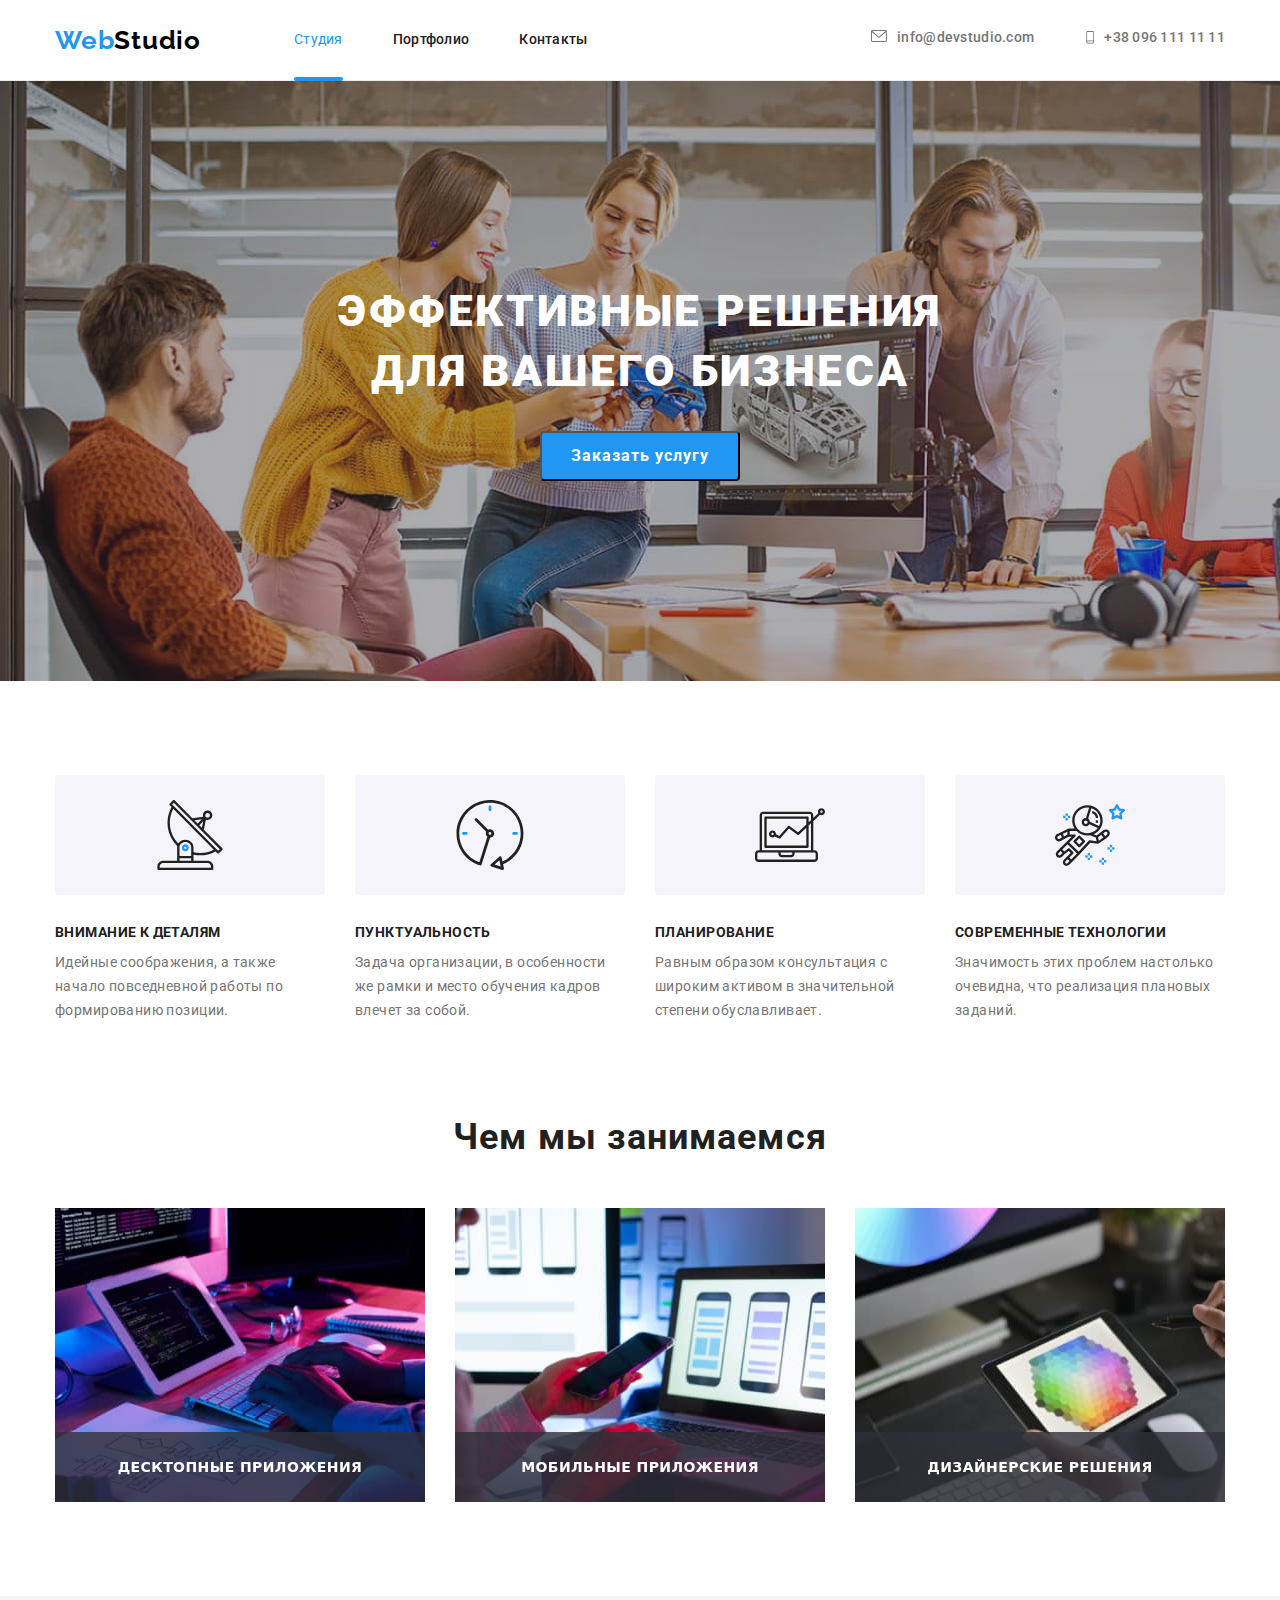
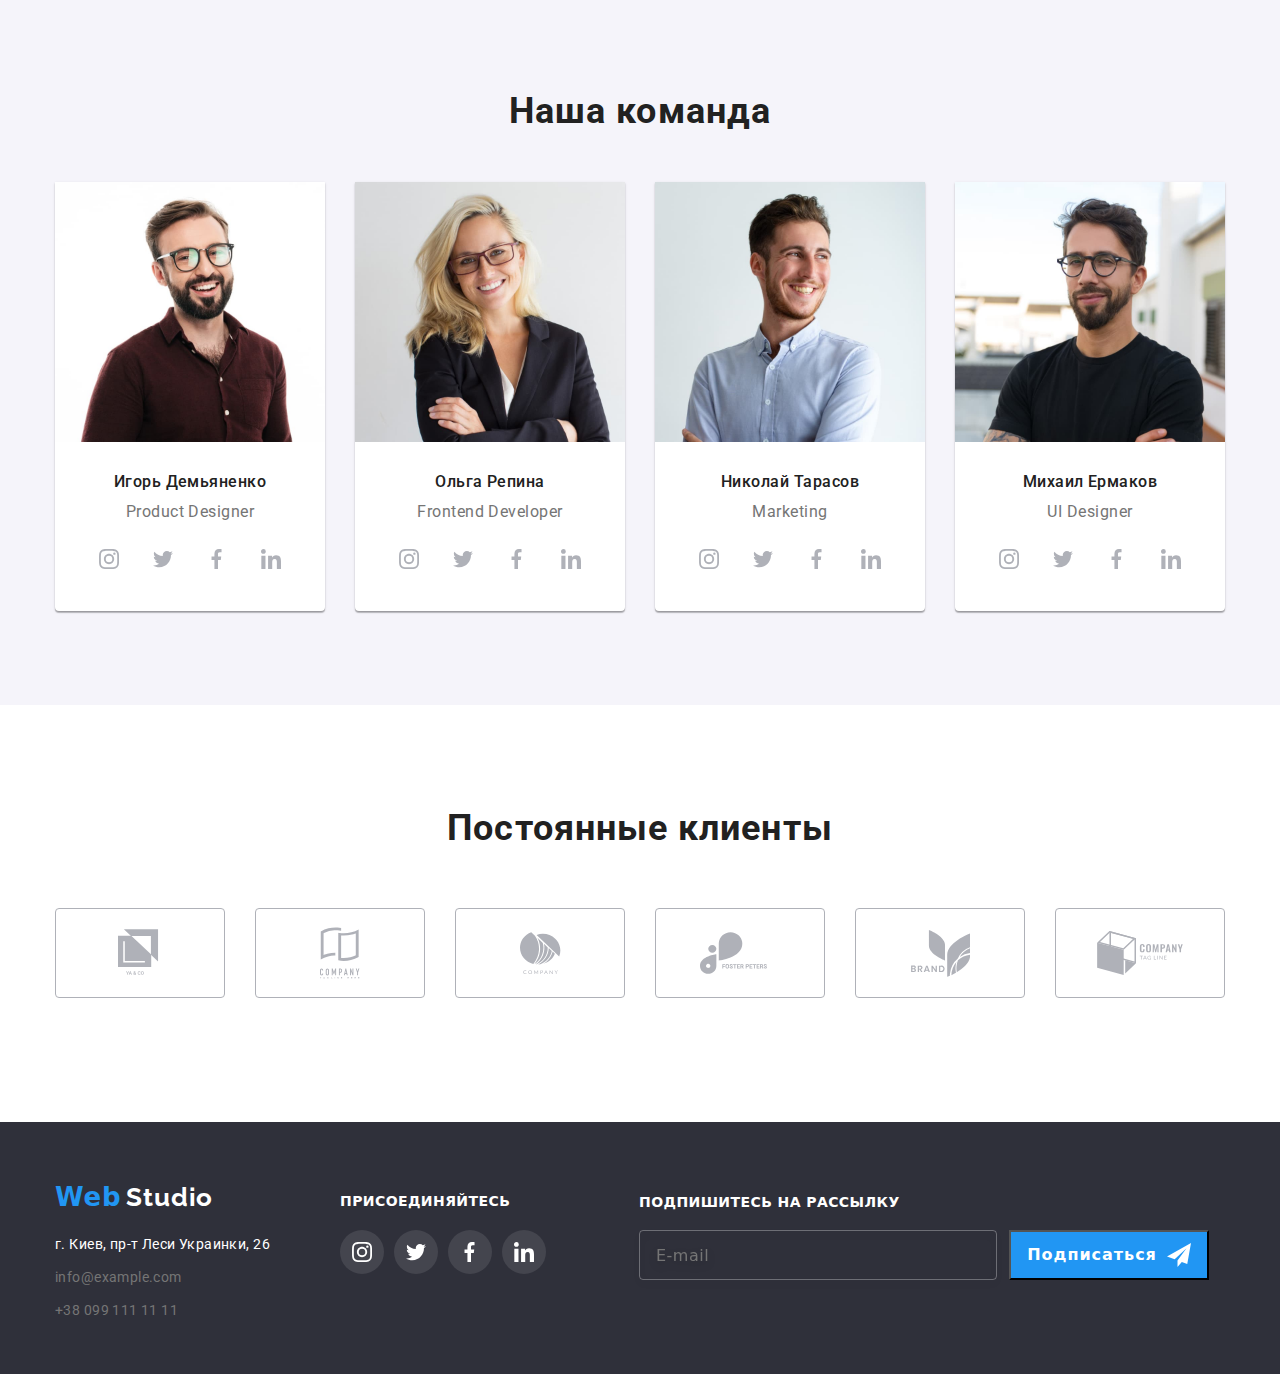
<file: index.html>
<!DOCTYPE html>
<html lang="ru">
<head>
    <meta charset="UTF-8">
    <meta name="vieat="width=device-width, initial-scale=1.0">
    <title>Студия</title>
    <link rel="stylesheet" href="https://cdnjs.cloudflare.com/ajax/libs/modern-normalize/1.0.0/modern-normalize.css">
    <link rel="stylesheet" href="./css/modern-normalize.css">
    <link href="https://fonts.googleapis.com/css2?family=Raleway:wght@400;700&family=Roboto:wght@400;700&display=swap" rel="stylesheet"> 
    <link rel="stylesheet" href="./css/styles.css">
    
</head>

<div>
     <!--Header-->
<header class="header">
    <nav class="nav-container"> 
        <a class="logo" href="./index.html" aria-label="логотип вебстудии">Web<span class="logo-color">Studio</span></a>

    <ul class="navigation-list">
            <li class="item">
                <a class="navigation-list-link-active" href="./index.html">Студия</a>
            </li>

            <li class="item">
                <a class="navigation-list-link" href="./portfolio.html">Портфолио</a>
            </li>

            <li class="item">
                <a class="navigation-list-link" href="Контакты">Контакты</a>
            </li>
        </ul>
    <address>
        <ul class="address">
            <li class="item">
               
              <a class="address-link-mail" href="mailto:info@devstudio.com"> 
                    <svg class="icon-envel" width="16px" height="12px">
                         <use href="./images/sprite3.svg#envelope"></use>
                    </svg>info@devstudio.com</a>  
            </li>

            <li class="item">
                <a class="address-link-tel" href="tel:380961111111">
                    <svg class="icon-tel" width="10px" height="20px">
                        <use href="./images/sprite3.svg#telephone"></use>
                    </svg>+38 096 111 11 11                
                </a>  
            </li>
        </ul>     

    </address>

    </nav>
</header>

<main>
   
   
   <div class="overlay">
    <section class="hero">
        <div class="hero-container">
            <h1 class="hero-title">
                Эффективные решения <br> для вашего бизнеса
            </h1>
            <button type="button" class="hero-button" data-modal-open>
                Заказать услугу
            </button>
<!--------MODAL ------->
                <div class="backdrop is-hidden" data-modal>
                    <div class="modal">
                <button  class="close-btn" type="button" data-modal-close>
                    <svg class="close-btn-icon" width="18px" height="18px">
                        <use href="./images/sprite3.svg#close"></use>
                    </svg></button>
                
                
                <form action="" class="form">
                    <h2 class="modal-caption">Оставьте свои данные, мы вам перезвоним</h2>
            
                    <label class="form-field">
                        <span class="form-label">Имя</span>
                        <input type="text" class="form-input" name="name"  >
                        <svg class="form-icon" width="18px" height="18px">
                        <use href="./images/sprite3.svg#person"></use>
                    </svg>
                    </label>    
                    
                    <label class="form-field">
                        <span class="form-label">Телефон</span>
                        <input type="tel" class="form-input" name="tel">
                        <svg class="form-icon" width="18px" height="18px">
                            <use href="./images/sprite3.svg#tel"></use>
                        </svg>
                    </label>

                    <label class="form-field">
                        <span class="form-label">Почта</span>
                        <input type="mail" class="form-input" name="mail">
                        <svg class="form-icon" width="18px" height="18px">
                            <use href="./images/sprite3.svg#email"></use>
                        </svg>
                    </label>

                    <label class="form-field">
                        <span class="form-label">Комментарий</span>
                        <textarea name="comment" class="form-comment"  cols="30" rows="10" placeholder="Введите текст"></textarea>
                    </label>

                    <label class="policy-label" >
                        <input class="checkbox" type="checkbox" name="user-policy" value="accept-policy"  class="checkbox-policy visually-hidden" required>
                            <span class="policy-icon">

                            </span>Соглашаюсь с рассылкой и принимаю <a class="policy-link" href="#">Условия договора</a></input>
                    </label>

                    <button type="submit" class="send-btn">Отправить
                       </button>

                </form>
                          


                    </div>
                </div>
        </div>
    </section>
</div>



    <!-- Advantages-->
    <section class="advantages">
    
        <h2 hidden>Advantages</h2>
             
    <ul class="advantages-container">
        <li class="item">
          <h3 class="advantages-title">Внимание к деталям</h3>
          <p class="advantages-description">Идейные соображения, а также начало повседневной работы по формированию позиции.</p>
        </li>

        <li class="item">
            <h3 class="advantages-title">Пунктуальность</h3>
            <p class="advantages-description">Задача организации, в особенности же рамки и место обучения кадров влечет за собой.</p>
        </li>

        <li class="item">
            <h3 class="advantages-title">Планирование</h3>
            <p class="advantages-description">Равным образом консультация с широким активом в значительной степени обуславливает.</p>
        </li>

        <li class="item">
            <h3 class="advantages-title">Современные технологии</h3>
            <p class="advantages-description">Значимость этих проблем настолько очевидна, что реализация плановых заданий.</p>
        </li>
    </ul>
    </section>

    <!--What-we-do-->
    <section class="do-list">
        <h2 class="what-we-do-list">Чем мы занимаемся</h2>
        <ul class="what-we-do-container">
            <li class="item">
                <div class="do-list-img">
                    <img src="./images/what-we-do/img1.jpg" alt="айпед" width="370">
                    <p class="description">Десктопные приложения</p>
                </div>
                            
                            
            </li>

            <li class="item">
                <div class="do-list-img">
                    <img src="./images/what-we-do/img2.jpg" alt="айфон" width="370">
                    <p class="description">Мобильные приложения</p>
                </div>
            </li>

            <li class="item">
                <div class="do-list-img">
                    <img src="./images/what-we-do/img3.jpg" alt="держит айпед" width="370">
                    <p class="description">Дизайнерские решения</p>
                </div>
            </li>
        </ul>
    </section>

        <!-- Our team-->

<section class="team">
     <div class="team-container">
        <h2 class="team-title">Наша команда</h2>
            <ul class="team-list">
                 <li class="team-element">
                    <img class="team-photo" src="./images/team/id.jpg" alt="Фото Игорь Демьяненко" width="270" height="260"> 
                         <div class="content">
                            <h3 class="team-member">Игорь Демьяненко</h3>
                            <p class="profession">Product Designer</p>
                        </div>
                                <ul class="social-list">
                                    <li class="item">
                                        <a class="link" href="">
                                            <svg class="icon">
                                                <use href="./images/sprite3.svg#instagram-2"></use>
                                            </svg>
                                        </a>
                                    </li>

                                    <li class="item">
                                        <a class="link" href="">
                                            <svg class="icon">
                                                 <use href="./images/sprite3.svg#twitter"></use>
                                            </svg>
                                        </a>
                                    </li>

                                    <li class="item">
                                        <a class="link" href="">
                                            <svg class="icon">
                                                <use href="./images/sprite3.svg#facebook"></use>
                                            </svg>
                                        </a>
                                    </li>

                                    <li class="item">
                                        <a class="link" href="">
                                            <svg class="icon">
                                                <use href="./images/sprite3.svg#linkedin"></use>
                                            </svg>
                                        </a>
                                    </li>
                                </ul>
                        </li>

            
                <li class="team-element">
                    <img class="team-photo" src="./images/team/or.jpg" alt="Фото Ольга Репина" width="270" height="260">
                        <div class="content">
                            <h3 class="team-member">Ольга Репина</h3>
                            <p class="profession">Frontend Developer</p>
                        </div>    
                        <ul class="social-list">
                            <li class="item">
                                <a class="link" href="">
                                    <svg class="icon">
                                        <use href="./images/sprite3.svg#instagram-2"></use>
                                    </svg>
                                </a>
                            </li>

                            <li class="item">
                                <a class="link" href="">
                                    <svg class="icon">
                                        <use href="./images/sprite3.svg#twitter"></use>
                                   </svg>
                                </a>
                            </li>

                            <li class="item">
                                <a class="link" href="">
                                    <svg class="icon">
                                        <use href="./images/sprite3.svg#facebook"></use>
                                    </svg>
                                </a>
                            </li>

                            <li class="item">
                                <a class="link" href="">
                                    <svg class="icon">
                                        <use href="./images/sprite3.svg#linkedin"></use>
                                    </svg>
                                </a>
                            </li>
                        </ul>   
                </li>

                <li class="team-element">
                    <img class="team-photo" src="./images/team/ntar.jpg" alt="Фото Николай Тарасов" width="270" height="260">
                        <div class="content">
                            <h3 class="team-member">Николай Тарасов</h3>
                            <p class="profession">Marketing</p>
                        </div>
                        <ul class="social-list">
                            <li class="item">
                                <a class="link" href="">
                                    <svg class="icon">
                                        <use href="./images/sprite3.svg#instagram-2"></use>
                                    </svg>
                                </a>
                            </li>

                            <li class="item">
                                <a class="link" href="">
                                    <svg class="icon">
                                        <use href="./images/sprite3.svg#twitter"></use>
                                   </svg>
                                </a>
                            </li>

                            <li class="item">
                                <a class="link" href="">
                                    <svg class="icon">
                                        <use href="./images/sprite3.svg#facebook"></use>
                                    </svg>
                                </a>
                            </li>

                            <li class="item">
                                <a class="link" href="">
                                    <svg class="icon">
                                        <use href="./images/sprite3.svg#linkedin"></use>
                                    </svg>
                                </a>
                            </li>
                        </ul>
                </li >

                <li class="team-element">
                    <img class="team-photo" src="./images/team/my.jpg" alt="Фото Михаил Ермаков" width="270" height="260">
                        <div class="content">
                            <h3 class="team-member">Михаил Ермаков</h3>
                            <p class="profession">UI Designer</p>
                        </div>
                        <ul class="social-list">
                            <li class="item">
                                <a class="link" href="">
                                    <svg class="icon">
                                        <use href="./images/sprite3.svg#instagram-2"></use>
                                    </svg>
                                </a>
                            </li>

                            <li class="item">
                                <a class="link" href="">
                                    <svg class="icon">
                                        <use href="./images/sprite3.svg#twitter"></use>
                                   </svg>
                                </a>
                            </li>

                            <li class="item">
                                <a class="link" href="">
                                    <svg class="icon">
                                        <use href="./images/sprite3.svg#facebook"></use>
                                    </svg>
                                </a>
                            </li>

                            <li class="item">
                                <a class="link" href="">
                                    <svg class="icon">
                                        <use href="./images/sprite3.svg#linkedin"></use>
                                    </svg>
                                </a>
                            </li>
                        </ul>
                </li>

            </ul>
    </div>
</section>
        <!--CLIENTS-->
<section class="clients">
    <div class="clients-container">
        <h2 class="clients-title">Постоянные клиенты</h2>
             <ul class="clients-list">

                <li class="item">
                    <a class="link" href="">
                        <svg class="icon" width="44.27px" height="49.23px">
                            <use href="./images/sprite3.svg#logo1">
                            </use>
                        </svg>
                    </a>
                </li>

                <li class="item">
                    <a class="link" href="">
                        <svg class="icon" width="40px" height="52px">
                            <use href="./images/sprite3.svg#logo2">
                            </use>
                        </svg>
                    </a>
                </li>

                <li class="item">
                    <a class="link" href="">
                        <svg class="icon" width="41px" height="42.6px">
                            <use href="./images/sprite3.svg#logo3">
                            </use>
                        </svg>
                    </a> 

                </li>

                <li class="item">
                    <a class="link" href="">
                        <svg class="icon" width="80px" height="43px">
                            <use href="./images/sprite3.svg#logo4">
                            </use>
                        </svg>
                    </a>
                </li>

                <li class="item">
                    <a class="link" href="">
                        <svg class="icon" width="59px" height="47px">
                            <use href="./images/sprite3.svg#logo5">
                            </use>
                        </svg>
                    </a>
                </li>

                <li class="item">
                    <a class="link" href="">
                        <svg class="icon" width="88.5px" height="44.5px">
                            <use href="./images/sprite3.svg#logo6">
                            </use>
                        </svg>
                    </a>
                </li>
        </ul>
    </div>
</section>


    </main>

    <!------------- FOOTER ------------->
   
<footer class="footer">
    <div class="footer-container">
            <div class="footer-container-address">
            <a class="footer-logo" href="./index.html" aria-label="логотип вебстудии" > <span class="footer-logo-blue">Web</span> <span class="footer-logo-color">Studio</span></a>

        <address class="footer-address">
            <ul class="footer-address-item">
                <li>
                    <a class="footer-address-item-link" href="https://goo.gl/maps/kA2Q2odCRpg2NFDA9" target="_blank"> г. Киев, пр-т Леси Украинки, 26</a> 
                </li> 
    
                <li>
                  <a class="footer-address-contact-link" href="mailto:info@example.com">info@example.com</a>  
                </li>
    
                <li>
                    <a class="footer-address-contact-link" href="tel:+380991111111">+38 099 111 11 11</a>
                </li>
            </ul>
            </address>
        </div>

         <div class="footer-socials">
            <p class="social-text">Присоединяйтесь</p>
            <ul class="social-list">
                <li class="item">
                    <a class="link" href="">
                        <svg class="icon">
                            <use href="./images/sprite3.svg#instagram-2"></use>
                        </svg>
                    </a>
                </li>

                <li class="item">
                    <a class="link" href="">
                        <svg class="icon">
                            <use href="./images/sprite3.svg#twitter"></use>
                       </svg>
                    </a>
                </li>

                <li class="item">
                    <a class="link" href="">
                        <svg class="icon">
                            <use href="./images/sprite3.svg#facebook"></use>
                        </svg>
                    </a>
                </li>

                <li class="item">
                    <a class="link" href="">
                        <svg class="icon">
                            <use href="./images/sprite3.svg#linkedin"></use>
                        </svg>
                    </a>
                </li>
            </ul>
        </div>

<!-- ПОДПИШИТЕСЬ НА РАССЫЛКУ-->

<div class="subscribe">
    <p class="subscribe-title">Подпишитесь на рассылку</p>
    
        <form action="" class="subscribe-form">
            <input type="email"             class="subscribe-form_input" name="email" id="e-mail" placeholder="E-mail">
            
            <button type="submit" class="subscribe-btn">Подписаться
                <svg class="submit-icon" width="24px"  height="24px"><use href="./images/sprite3.svg#icon-send">
                </use>
            </svg></button>
        </form>
    
   
</div>

    </div> 
</footer>

<script src="./js/modal.js"></script>

<script>
    (() => {
      document
        .querySelector('.js-speaker-form')
        .addEventListener('submit', e => {
          e.preventDefault();

          new FormData(e.currentTarget).forEach((value, name) =>
            console.log(`${name}: ${value}`),
          );

          e.currentTarget.reset();
        });
    })();
  </script>


    </body>

</html>
</file>
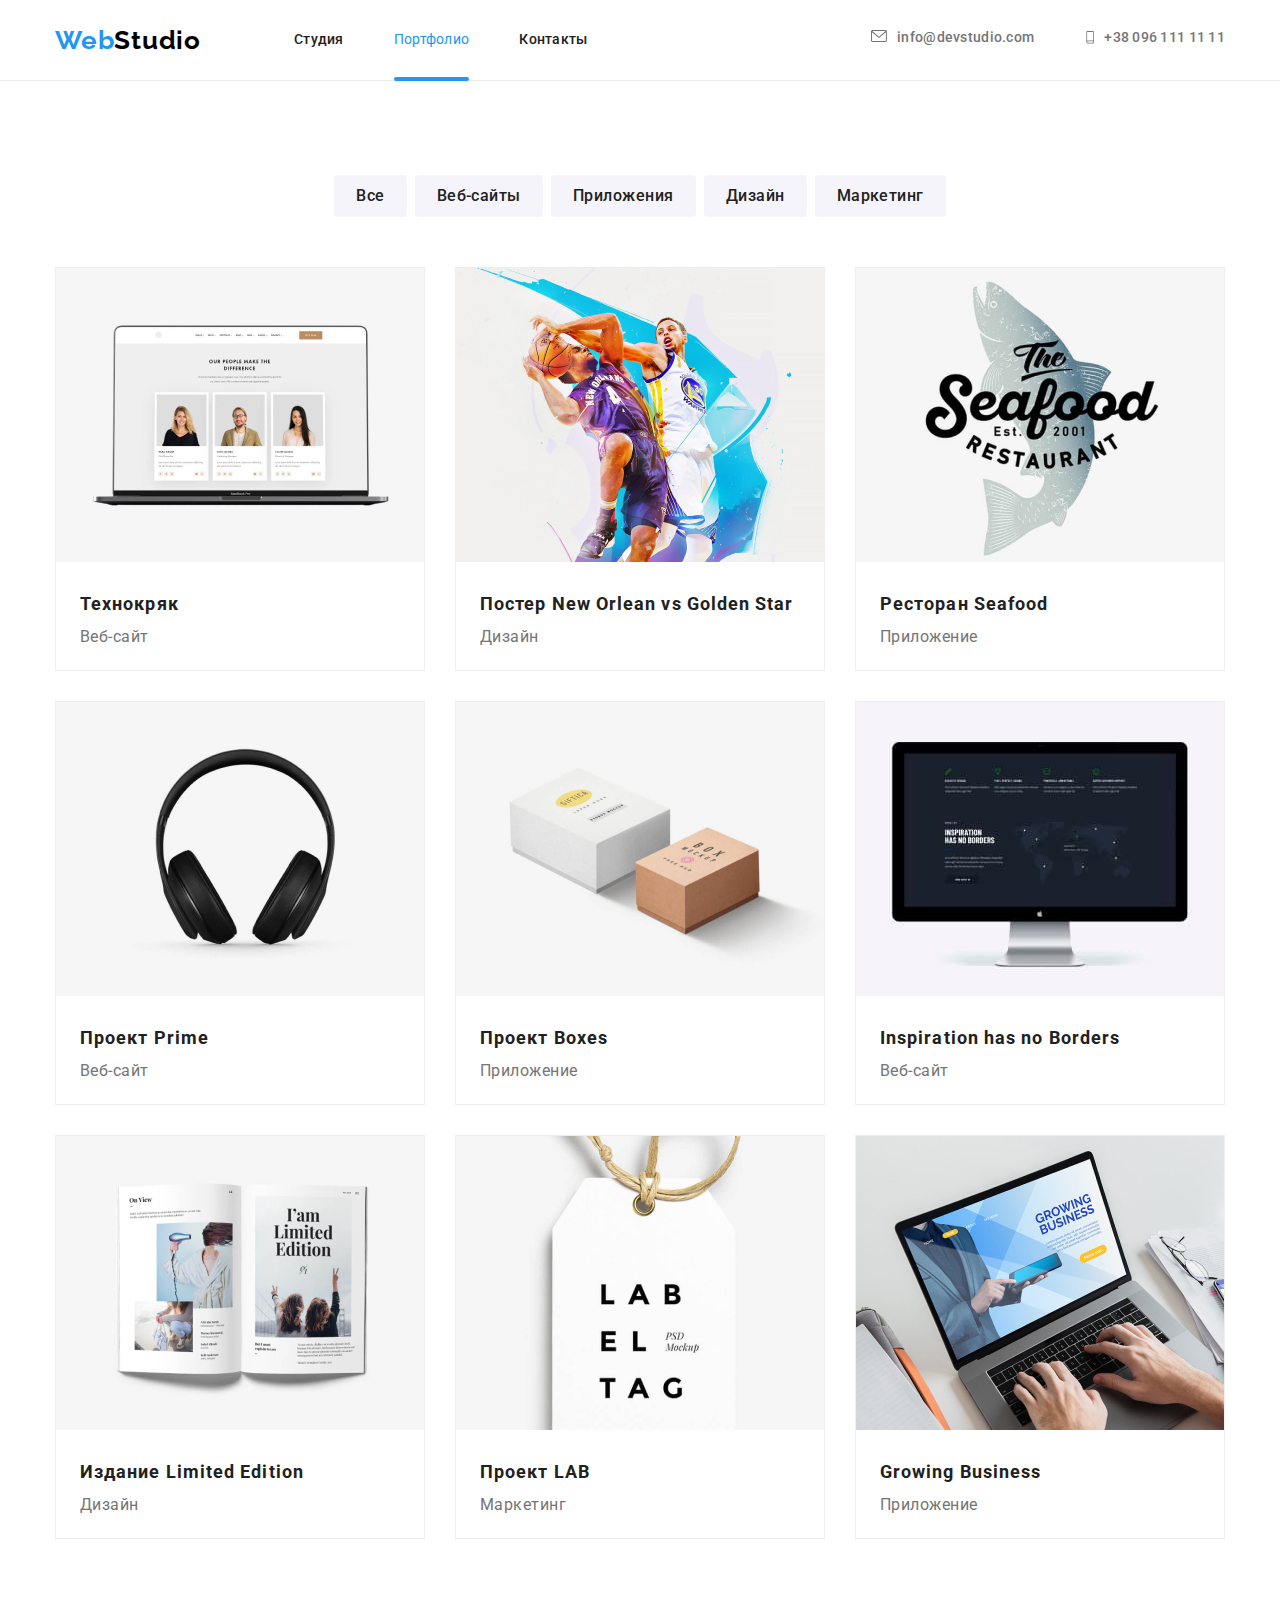
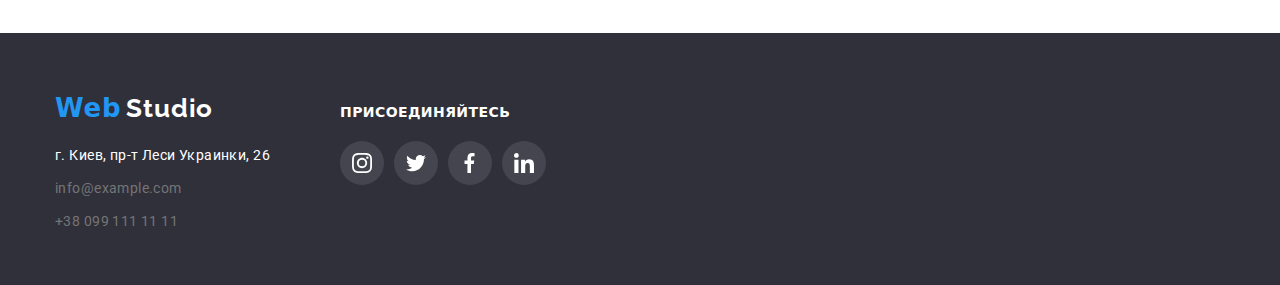
<file: portfolio.html>
<!DOCTYPE html>
<html lang="ru">
<head>
    <meta charset="UTF-8">
    <meta name="viewport" content="width=device-width, initial-scale=1.0">
    <title lang="en">Портфолио</title>
    <link rel="stylesheet" href="https://cdnjs.cloudflare.com/ajax/libs/modern-normalize/1.0.0/modern-normalize.css">
    <link href="https://fonts.googleapis.com/css2?family=Raleway:wght@400;700&family=Roboto:wght@400;700&display=swap" rel="stylesheet"> 
    <link rel="stylesheet" href="./css/styles.css">
    
</head>

<body>
    
    <!--Header-->
    <header class="header">
        <nav class="nav-container"> 
            <a class="logo" href="./index.html" aria-label="логотип вебстудии">Web<span class="logo-color">Studio</span></a>
    
        <ul class="navigation-list">
                <li class="item">
                    <a class="navigation-list-link" href="./index.html">Студия</a>
                </li>
    
                <li class="item">
                    <a  class="navigation-list-link-active" href="./portfolio.html">Портфолио</a>
                </li>
    
                <li class="item">
                    <a class="navigation-list-link" href="Контакты">Контакты</a>
                </li>
            </ul>
        <address>
            <ul class="address">
                <li class="item">
                   
                  <a class="address-link-mail" href="mailto:info@devstudio.com"> 
                        <svg class="icon-envel" width="16px" height="12px">
                             <use href="./images/sprite3.svg#envelope"></use>
                        </svg>info@devstudio.com</a>  
                </li>
    
                <li class="item">
                    <a class="address-link-tel" href="tel:380961111111">
                        <svg class="icon-tel" width="10px" height="20px">
                            <use href="./images/sprite3.svg#telephone"></use>
                        </svg>+38 096 111 11 11                
                    </a>  
                </li>
            </ul>     
                    
        </address>
        
    </nav>
    
</header>

<body>

<main>
<!-- фильтры для проектов -->
 
    <nav class="navigation">
        <div class="container-nav">
            <ul class="portfolio-container"> 
                <li class="item"> <button class="portfolio-btn" type="button">Все</button> </li>
                                
                <li class="item"> <button class="portfolio-btn" type="button">Веб-сайты</button> </li>
                
                <li class="item"> <button class="portfolio-btn" type="button">Приложения</button> </li>

                <li class="item"> <button class="portfolio-btn" type="button">Дизайн</button> </li>

                <li class="item"> <button class="portfolio-btn" type="button">Маркетинг</button> </li>
            </ul>
        </div>
    </nav>

<!--HERO-->

     <!--Наши проекты-->
     <section class="projects">
       <h1 hidden>Our projects</h1>
          <ul class="project-list">
               <li class="item">
                   <a class="project-link" href="">
                   <div class="project-thumb">
                       <img class="pic" src="./images/our-projects/technokryak.jpg" alt="фото команды сотрудников">
                       <div class="project-overlay">
                        <p class="overlay-text">Технокряк это современная площадка распространения коронавируса. Компании используют эту платформу для цифрового шпионажа и атак на защищённые сервера конкурентов.</p>
                       </div>
                    </div>    
                      
                    <div class="article">
                            <h2 class="project-title">Технокряк</h2>
                            <p class="project-description">Веб-сайт</p>
                        </div>
                   </a>
               </li>

            <li class="item">
                <a class="project-link" href="">
                <div class="project-thumb">
                   <img class="pic" src="./images/our-projects/poster-new-orlean.jpg" alt="два баскетболиста с мячом"> 
                   <div class="project-overlay">
                        <p class="overlay-text">Технокряк это современная площадка распространения коронавируса. Компании используют эту платформу для цифрового шпионажа и атак на защищённые сервера конкурентов.</p>
                   </div>
                </div>
                        <div class="article">
                            <h2 class="project-title">Постер <span lang="en">New Orlean vs Golden Star</span></h2>
                            <p class="project-description">Дизайн</p>
                        </div>
                </a>
            </li> 

            <li class="item">
                <a class="project-link" href="">
                <div class="project-thumb">
                   <img class="pic" src="./images/our-projects/sea-food-rest.jpg" alt="Логотип ресторана Sea Food"> 
                   <div class="project-overlay">
                        <p class="overlay-text">Технокряк это современная площадка распространения коронавируса. Компании используют эту платформу для цифрового шпионажа и атак на защищённые сервера конкурентов.</p>
                  </div>
                </div>
                     <div class="article">    
                        <h2 class="project-title">Ресторан <span lang="en">Seafood</span></h2>
                        <p class="project-description">Приложение</p>
                   </div>
                </a>
            </li>

            <li class="item">
                <a class="project-link" href="">
               <div class="project-thumb">
                    <img class="pic" src="./images/our-projects/project-prime.jpg" alt="Наушники">
                    <div class="project-overlay">
                        <p class="overlay-text">Технокряк это современная площадка распространения коронавируса. Компании используют эту платформу для цифрового шпионажа и атак на защищённые сервера конкурентов.</p>
                    </div>
                </div>
                         <div class="article">
                        <h2 class="project-title">Проект <span lang="en">Prime</span></h2>
                        <p class="project-description">Веб-сайт</p>
                    </div>
                </a>
            </li>

            <li class="item">
                <a class="project-link" href="">
                  <div class="project-thumb">
                    <img class="pic" src="./images/our-projects/project-boxes.jpg" alt="Две коробки">
                     <div class="project-overlay">
                         <p class="overlay-text">Технокряк это современная площадка распространения коронавируса. Компании используют эту платформу для цифрового шпионажа и атак на защищённые сервера конкурентов.</p>
                    </div>
                </div>

                    <div class="article">
                        <h2 class="project-title">Проект <span lang="en" >Boxes</span></h2>
                        <p class="project-description">Приложение</p>
                    </div>
               </a>    
            </li>

            <li class="item">
                <a class="project-link" href="">
                  <div class="project-thumb">
                    <img class="pic" src="./images/our-projects/inspiration-no-borders.jpg" alt="Монитор">
                        <div class="project-overlay">
                            <p class="overlay-text">Технокряк это современная площадка распространения коронавируса. Компании используют эту платформу для цифрового шпионажа и атак на защищённые сервера конкурентов.</p>
                        </div>
                  </div> 
                  <div class="article">
                        <h2 class="project-title" span lang="en">Inspiration has no Borders</span></h2>
                        <p class="project-description">Веб-сайт</p>
                  </div>
                </a>
            </li>

            <li class="item">
                <a class="project-link" href="">
                 <div class="project-thumb">
                    <img class="pic" src="./images/our-projects/limited-edition.jpg" alt="Раскрытая книга">
                        <div class="project-overlay">   
                            <p class="overlay-text">Технокряк это современная площадка распространения коронавируса. Компании используют эту платформу для цифрового шпионажа и атак на защищённые сервера конкурентов.</p>
                        </div>
                </div>
                    <div class="article">
                        <h2 class="project-title">Издание <span lang="en">Limited Edition</span></h2>
                        <p class="project-description">Дизайн</p>
                    </div>
                </div>
                </a>
            </li>

            <li class="item">
                <a class="project-link" href="">
                <div class="project-thumb">
                    <img class="pic" src="./images/our-projects/project-lab.jpg" alt="Ярлык с большими буквами">
                        <div class="project-overlay">
                            <p class="overlay-text">Технокряк это современная площадка распространения коронавируса. Компании используют эту платформу для цифрового шпионажа и атак на защищённые сервера конкурентов.</p>
                        </div>
                </div>
                    <div class="article">
                        <h2 class="project-title">Проект <span lang="en" >LAB</span></h2>
                        <p class="project-description">Маркетинг</p>
                    </div>
                </a>
            </li>

            <li class="item">
                <a class="project-link" href="">
                 <div class="project-thumb">
                     <img class="pic" src="./images/our-projects/growing-business.jpg" alt="Человек работает за ноутбуком">
                         <div class="project-overlay">
                             <p class="overlay-text">Технокряк это современная площадка распространения коронавируса. Компании используют эту платформу для цифрового шпионажа и атак на защищённые сервера конкурентов.</p>
                        </div>
                </div>
                    <div class="article">
                        <h2 class="project-title" span lang="en" >Growing Business </span></h2>
                        <p class="project-description">Приложение</p>
                    </div>
                </a>
            </li>
       </ul>
</section>
   
</main>

<!------------- FOOTER ------------->

<footer class="footer">
    <div class="footer-container">
            <div class="footer-container-address">
            <a class="footer-logo" href="./index.html" aria-label="логотип вебстудии" > <span class="footer-logo-blue">Web</span> <span class="footer-logo-color">Studio</span></a>

        <address class="footer-address">
            <ul class="footer-address-item">
                <li>
                    <a class="footer-address-item-link" href="https://goo.gl/maps/kA2Q2odCRpg2NFDA9" target="_blank"> г. Киев, пр-т Леси Украинки, 26</a> 
                </li> 
    
                <li>
                  <a class="footer-address-contact-link" href="mailto:info@example.com">info@example.com</a>  
                </li>
    
                <li>
                    <a class="footer-address-contact-link" href="tel:+380991111111">+38 099 111 11 11</a>
                </li>
            </ul>
            </address>
        </div>

    
        <div class="footer-socials">
            <p class="social-text">Присоединяйтесь</p>
            <ul class="social-list">
                <li class="item">
                    <a class="link" href="">
                        <svg class="icon">
                            <use href="./images/sprite3.svg#instagram-2"></use>
                        </svg>
                    </a>
                </li>

                <li class="item">
                    <a class="link" href="">
                        <svg class="icon">
                            <use href="./images/sprite3.svg#twitter"></use>
                       </svg>
                    </a>
                </li>

                <li class="item">
                    <a class="link" href="">
                        <svg class="icon">
                            <use href="./images/sprite3.svg#facebook"></use>
                        </svg>
                    </a>
                </li>

                <li class="item">
                    <a class="link" href="">
                        <svg class="icon">
                            <use href="./images/sprite3.svg#linkedin"></use>
                        </svg>
                    </a>
                </li>
            </ul>
        </div>
    </div> 
</footer>

    </body>
</html>
</file>
<file: css/styles.css>
/*  - цвет основного текста - #757575;
    - цвет заголовков - #212121;
    - акцент #2196F3; */

:root {
    --primary-text-color: #757575; ; 
    --title-text-color: #212121;
    --accent-color: #2196F3;
    --link-color: #AFB1B8;
    --main-font: Roboto, sans-serif;
    --secondary-font: "Raleway", sans-serif;
    --font-style: normal;
}

*,
::before,
::after {
        margin: 0;
        padding: 0;
        box-sizing: border-box
}

.container {
    width: 1200;
    padding: 0 15px;
    margin: 0 auto;
}

/*============ STUDIA (index)===========*/
/* ============  BODY  ============*/
.body {
    max-width: 1600px;
    margin: auto;
    font-family: var(--main-font);
    font-style: normal;

}

/* Утилиты */
.list {
    margin: 0;
    padding: 0;
    list-style: none;
}
ul,
ol {
    list-style: none;
}

a {
    text-decoration: none;
}

img {
    display: block;
  
}


.visually-hidden {
    position: absolute !important;
    clip: rect(1px 1px 1px 1px); /* IE6, IE7 */
    clip: rect(1px, 1px, 1px, 1px);
    padding: 0 !important;
    border: 0 !important;
    height: 1px !important;
    width: 1px !important;
    overflow: hidden;
  }
    
/*============  LOGO  ============*/

.logo {
    font-family: var(--secondary-font);
    font-weight: 700;
    font-size: 26px;
    line-height: 1.19;
    letter-spacing: 0.03em;
    color: var(--accent-color);
    text-decoration: none;
}

.logo-color {
    color: #000000;
}

.logo:hover,
.logo:focus {
    color: var(--accent-color);
}

/* ============  END LOGO  ============*/

/* ============  END BODY  ============*/

/*==========navigation==============*/

.nav-container {
    display: flex;
    align-items: center;
    margin: auto;
    width: 1200px;
    padding: 0 15px;
    
} 


.navigation-list {
    display: flex;
    margin-right: auto;
    margin-left: 93px;
    align-items: center;
    
}

.navigation-list .item {
    position: relative;
}

.navigation-list-link {
    display: block;
    padding-top: 32px;
    padding-bottom: 32px;
    font-family: Roboto, sans-serif;
    font-weight: 500;
    font-size: 14px;
    color: var(--title-text-color);
    line-height: 1.14;
    letter-spacing: 0.02em;
    transition: color 250ms cubic-bezier(0.4, 0, 0.2, 1); 
}

.navigation-list-link-active {
    display: block;
    padding-top: 32px;
    padding-bottom: 32px;
    font-family: Roboto, sans-serif;
    font-weight: 400;
    font-size: 14px;
    color: var(--accent-color);
    line-height: 1.14;
    letter-spacing: 0.02em;
}

.navigation-list-link-active::after { 
    position: absolute;
    content: "";
    width: 100%;
    height: 4px;
    left: 0;
    margin-top: 45px;
    background-color: var(--accent-color);
    border-radius: 2px;
    
}

.navigation-list .item + .item {
    margin-left: 50px;
    text-decoration: none;
    list-style-type: none;
}

.address .item + .item {
    margin-left: 50px;
    text-decoration: none;
    list-style-type: none;
}


.navigation-list-link:hover,
.navigation-list-link:focus, 
.address-link-mail:hover,
.address-link-mail:focus,
.address-link-tel:hover,
.address-link-tel:focus {
    color: var(--accent-color);
    transition: color 250ms cubic-bezier(0.4, 0, 0.2, 1); 
    
}

.address {
    display: flex;
}

.address-link-mail,
.address-link-tel {
    display: flex;
    font-family: var(--main-font);
    font-style: normal;
    font-weight: 500;
    font-size: 14px;
    line-height: 1.14;
    letter-spacing: 0.02em;
    color: var(--primary-text-color);
    }

.address .icon-envel{
    fill: var(--primary-text-color);
    margin-right: 10px;

}

.address .icon-tel {
    fill:var(--primary-text-color);
    margin-right: 10px; 
}

.address-link-mail:hover .icon-envel,
.address-link-tel:hover .icon-tel {
    fill: var(--accent-color);
}


/*============ END NAVIGATION============*/

/*=========== HERO ==================*/

.overlay {
    max-width: 1600px;
    height: 600px;
    margin-left: auto;
    margin-right: auto;
    background-color:#2f303a;
    background-image: 
    linear-gradient(
        to right, 
        rgba(47, 48, 58, 0.4), 
        rgba(47, 48, 58, 0.4)),
    url(../images/header/header.jpg);
     
}


.hero-container {
    display: flex;
    flex-direction: column;
    align-items: center;
}


.hero-title {
    width: 696px;
    height: 120px;
    margin: 200px 452px 30px 452px;
    font-family: var(--main-font);
    font-style: normal;
    font-weight: 900;
    font-size: 44px;
    line-height: 60px;
    text-align: center;
    letter-spacing: 0.06em;
    text-transform: uppercase;
    color: #FFFFFF;
}

.hero-button {
    width: 200px;
    height: 50px;
    color: var(--accent-color);
    margin: 0px 700px 200px 700px;
    border-radius: 4px;
    font-family: var(--main-font);
    font-style: normal;
    font-weight: 700;
    font-size: 16px;
    line-height: 1.88;
    letter-spacing: 0.06em;
    text-align: center;
    color: white;
    background-color: var(--accent-color);
    
    
}
/* ========MODAL============== */

.backdrop {
    position: fixed;
    top: 0;
    left: 0;
    width: 100%;
    height: 100%;
    background-color: rgba(0, 0, 0, 0.2);
    opacity: 1;
    transition: opacity 250ms cubic-bezier(0.4, 0, 0.2, 1);
}

.backdrop.is-hidden {
    opacity: 0;
    pointer-events: none;
} 

.backdrop.is-hidden .modal {
    transform: translate(-50%, -50%) scale(0.9);
    transition: all 250ms cubic-bezier(0.4, 0, 0.2, 1);
}

.modal {
    position: absolute;
    display: block;
    width: 528px;
    height: 581px;
    top: 50%;
    left: 50%;
    padding: 40px 39px 40px 41px;
    background: #FFFFFF;
    box-shadow: 0px 1px 3px rgba(0, 0, 0, 0.12), 0px 1px 1px rgba(0, 0, 0, 0.14), 0px 2px 1px rgba(0, 0, 0, 0.2);
    border-radius: 4px;
    transform: translate(-50%, -50%) scale(1);
    transition: all 250ms cubic-bezier(0.4, 0, 0.2, 1);
    z-index: 999;
}


.modal-caption {
    display: block;
    margin-bottom: 12px;
    font-family: Roboto;
    font-style: normal;
    font-weight: 700;
    font-size: 20px;
    line-height: 1.15;
    text-align: center;
    letter-spacing: 0.03em;

    color: #212121;
}

  .close-btn {
    display: flex;
    position: absolute;
    top: 8px;
    right: 8px;
    width: 30px;
    height: 30px;
    align-items: center;
    justify-content: center;
    background-color: #FFFFFF;
    cursor: pointer;
    border-radius: 50%;
    border: 1px solid rgba(0, 0, 0, 0.1);
    
 }
  .close-btn-icon {
    width: 18px;
    height: 18px;
    transition: color 250ms cubic-bezier(0.4, 0, 0.2, 1);
  }

  .close-btn-icon:hover,
  .close-btn-icon:focus {
      fill: var(--accent-color);
      transition: color 250ms cubic-bezier(0.4, 0, 0.2, 1); 
  }



  .send-btn {
    width: 200px;
    height: 50px;
    margin-left: 164px;
    margin-top: 30px;

  }


  .form-field {
      position: relative;
      display: block;
      margin-bottom: 10px;
  }

  .form-field:last-child {
      margin-bottom: 20px;
  }

  .form-label {
    display: block;
    margin-bottom: 4px;
    font-weight: 400;
    font-size: 12px;
    line-height: 1.167;
    letter-spacing: 0.01em;
    color: var(--primary-text-color);
  }


  .form-input {
    display: block;
    width: 100%;
    height: 40px;
    padding-left: 32px;
    border: 1px solid rgba(33, 33, 33, 0.2);
    box-sizing: border-box;
    border-radius: 4px;
    transition: all 250ms cubic-bezier(0.4, 0, 0.2, 1); 
   }  
    
 
.form-input:focus ,
.form-icon:focus,
.form-comment:focus,
.form-input:focus + .form-icon   {
    border-color: var(--accent-color);
    fill: var(--accent-color);
    transition: all 250ms cubic-bezier(0.4, 0, 0.2, 1);
 } 
  

  .form-comment {
      display: block;
      padding-top: 12px;
      padding-left: 16px;
      width: 100%;
      height: 120px;
      font-family: Roboto;
      font-style: normal;
      font-weight: 400;
      font-size: 14px;
      line-height: 1.142;
      letter-spacing: 0.01em;
      border: 1px solid rgba(33, 33, 33, 0.2);
      box-sizing: border-box;
      border-radius: 4px;
      color: rgba(117, 117, 117, 0.5);
      resize: none;
      transition: all 250ms cubic-bezier(0.4, 0, 0.2, 1); 
  }

  .form-comment:not(:placeholder-shown) {
    color: #000;
  }
  .form-icon {
    position: absolute;
    bottom: 11px;
    left: 12px; 
    font-family: Roboto;
    font-style: normal;
    font-weight: normal;
    font-size: 14px;
    line-height: 1.71;
    letter-spacing: 0.03em;
    color: var(--primary-text-color);
    transition: all 250ms cubic-bezier(0.4, 0, 0.2, 1); 
  }

  
  .send-btn {
    width: 200px;
    height: 50px;
    color: var(--accent-color);
    margin-top: 30px;
    margin-left: 125px;
    border-radius: 4px;
    font-family: var(--main-font);
    font-style: normal;
    font-weight: 700;
    font-size: 16px;
    line-height: 1.88;
    letter-spacing: 0.06em;
    text-align: center;
    color: white;
    background-color: var(--accent-color);   
    
  }

.policy-label  {
    display: block;
    margin-left: 14px;
    font-family: Roboto;
    font-style: normal;
    font-weight: 400;
    font-size: 14px;
    line-height: 1.714;
    letter-spacing: 0.03em;
    color: var(--primary-text-color);
}

.checkbox {
    appearance: none;
    position: absolute;
    
}


.checkbox:checked + .policy-icon {
    background-color: var(--accent-color);
    border: 2px solid var(--accent-color);
    background-image: url(../images/iconcheck2.svg);
    background-size: contain;
    background-origin: border-box;
    transition: all 250ms cubic-bezier(0.4, 0, 0.2, 1); 
}

.checkbox {

    transition: all 250ms cubic-bezier(0.4, 0, 0.2, 1); 
}
.policy-icon {
    display: inline-block;
    width: 16px;
    height: 15px;
    border: 2px solid var(--title-text-color);
    border-radius: 2px;
    margin-right: 6px;
}

.policy-link {
    text-decoration-skip-ink: none;
    color: #2196f3;
    text-decoration: underline;

}

/*================ END HERO ===========*/

/*=========== ADVANTAGES ===========*/

.advantages {
    width: 1200px;
    padding-top: 94px;
    padding-bottom: 94px;
    margin: 0 auto; 
    
}

.advantages-container {
    display: flex;
    width: 1200px;
    padding-right: 15px;
    padding-left: 15px;
    margin-left: auto;
    margin-right: auto;
    align-items: center;
    justify-content: space-between;
}

.advantages-container .item {
    width: 270px;
    
 }

.advantages-container .item::before {
    display: block;
    content: "";
    height: 120px;
    background: #F5F4FA;
    border-radius: 4px;
    background-repeat: no-repeat;
    margin-bottom: 30px;
    background-position: center;
 }



 .item:nth-child(1)::before {
    background-image: url(../images/advantages/antena.svg);
}

.item:nth-child(2)::before {
    background-image: url(../images/advantages/clock.svg);
}
.item:nth-child(3)::before {
    background-image: url(../images/advantages/vector.svg);

}
.item:nth-child(4):before {
    background-image: url(../images/advantages/astronaut.svg);
}

.advantages-container .item + .item {
   width: 270px; 
   margin-left: 30px;
}

.advantages-title {
    font-family: var(--main-font);
    font-style: normal;
    font-weight: 700;
    font-size: 14px;
    line-height: 1.14;
    letter-spacing: 0.03em;
    text-transform: uppercase;
    margin-bottom: 10px;
    color: var(--title-text-color);
}

.advantages-description {
    font-family: var(--main-font);
    font-style: normal;
    font-weight: 400;
    font-size: 14px;
    line-height: 1.71;
    letter-spacing: 0.03em;
    color: var(--primary-text-color);
}
/*=============== END ADVANTAGES ===========*/

/*===== WHAT WE DO========*/

.do-list {
    margin: 0 auto;
    }
.what-we-do-container {
    display: flex;
    width: 1200px;
    padding-left: 15px;
    padding-right: 15px;
    margin-left: auto;
    margin-right: auto;
    margin-bottom: 94px;
}

.what-we-do-container .item {
    display: flex;
    justify-content: center;
}

.do-list-img {
    position: relative;
    z-index: 1;
}


/* ===========ДЕСКТОПНЫЕ ПРИЛОЖЕНИЯ====== */

.do-list .description {
    display: flex;
    position: absolute;
    align-items: center;
    justify-content: center;
    width: 100%;
    height: 70px;
    bottom: 0;
    left: 0;
    font-style: normal;
    font-weight: 700;
    font-size: 14px;
    line-height: 1.143;
    text-align: center;
    letter-spacing: 0.03em;
    text-transform: uppercase;
    color:#fff;
    background: rgba(47, 48, 58, 0.8);
    z-index: 2;
}


.what-we-do-container .item + .item {
    margin-left: 30px;
}

.what-we-do-list {
    font-family: var(--main-font);
    font-style: normal;
    font-weight: 700;
    font-size: 36px;
    line-height: 1.16;
    text-align: center;
    letter-spacing: 0.03em;
    margin-bottom: 50px;
    color: var(--title-text-color);
 }
 /*=====  END WHAT WE DO========*/

/*========= OUR TEAM ========*/

    
    .team {
    max-width: 1600px;
    margin: 0 auto;
    background-color: #F5F4FA;
    padding-top: 94px;
    align-items: center;
}

.team-container {
    display: flex; 
    flex-direction: column;
    width: 1200px;
    padding-left: 15px;
    padding-right: 15px;
    padding-bottom: 94px;
    align-items: center;
    justify-content: center;
    margin-left: auto;
    margin-right: auto;
      
}

.team-title {
    font-family: var(--main-font);
    font-style: normal;
    font-weight: 700;
    font-size: 36px;
    line-height: 1.167;
    text-align: center;
    letter-spacing: 0.03em;
    margin-bottom: 50px;
    
    color: var(--title-text-color);
}

.team-list {
   display: flex; 
   align-items: center;
}

.team-element {
    text-align: center;
    background-color: #ffffff;
    box-shadow: 0px 1px 3px rgba(0, 0, 0, 0.12), 0px 1px 1px rgba(0, 0, 0, 0.14), 0px 2px 1px rgba(0, 0, 0, 0.2);
    border-radius: 0px 0px 4px 4px;
}
.team-container .team-element + .team-element {
    margin-left: 30px;
}

.team-photo {
    display: block;
}

.content {
    padding-top: 30px;
    border-radius: 0px 0px 4px 4px;
    
}
.team-member {
    font-family: var(--main-font);
    font-style: normal;
    font-weight: 500;
    font-size: 16px;
    line-height: 1.19;
    text-align: center;
    letter-spacing: 0.03em;

    color: var(--title-text-color);

    margin-bottom: 10px;
}

.profession {
    display: block;
    margin-bottom: 16px;
    font-family: var(--main-font);
    font-style: 400;
    font-weight: normal;
    font-size: 16px;
    line-height: 1.19;
    text-align: center;
    letter-spacing: 0.03em;

    color: var(--primary-text-color);
}
/* Social links */

.social-list {
    display: flex;
    justify-content: center;
    margin-bottom: 30px;
    
}
.social-list .link {
    display: flex;
    width: 44px;
    height: 44px; 
    border-radius: 50%;
    background-color: #FFFFFF;
    justify-content: center;
    align-items: center;
}
.social-list .item + .item {
    margin-left: 10px;
}

.social-list .icon {
    width: 20px;
    height: 20px;
    fill: var(--link-color);
    cursor: pointer;
   
}
.social-list .link:hover {
    background-color: var(--accent-color);
    
}
.social-list .link:hover .icon{
    fill: #FFFFFF;
}


/*======== END OUR TEAM=======*/


/* ========== CLIENTS============= */

.clients {
    max-width: 1600px;
    margin: 0 auto;
    align-items: center;
    
}

.clients-container {
    display: flex; 
    flex-direction: column;
    width: 1200px;
    padding-left: 15px;
    padding-right: 15px;
    margin-top: 94px;
    padding-bottom: 124px;
    align-items: center;
    justify-content: center;
    margin-left: auto;
    margin-right: auto;
          
}

.clients-title {
    font-family: var(--main-font);
    font-style: normal;
    font-weight: 700;
    font-size: 36px;
    line-height: 1.66;
    text-align: center;
    letter-spacing: 0.03em;
    color: var(--title-text-color);
    margin-bottom: 50px;
      
}
 
.clients-list {
    display: flex;
    flex-direction: row;
    justify-content: space-between;
}

.clients-list .item {
    fill: var(--link-color);   
}

.clients-list .item +.item {
    margin-left: 30px;
}
.clients-list .link {
    display: flex;
    width: 170px;
    height: 90px;
    border: 1px solid var(--link-color);
    box-sizing: border-box;
    align-items: center;
    justify-content: center;
    border-radius: 4px;
    fill: var(--link-color);
}

.clients-list .link:hover {
    border: 1px solid var(--accent-color);
    fill: var(--accent-color);
}

/* ========== END CLIENTS========= */


/*=========== PORTFOLIO====== */
 

 /*============ filters for projects========*/
.header {
    display: flex;
    border-bottom: 1px solid #ECECEC;;
}


 .navigation {
    max-width: 1600px;
    margin: 0 auto;
    padding-left: 200px;
    padding-right: 200px;
    }



 .container-nav {
     display: flex;
     width: 100%;
     padding-right: 15px;
     padding-left: 15px;
     padding-top: 94px;
     padding-bottom: 50px;
     justify-content: center;
     align-items: center;
 }
 .portfolio-container {
    display: flex;
    width: 1200px;
    justify-content: center;
 }


.portfolio-btn {
    display: inline-block;
    padding: 6px 22px;
    border-radius: 4px;
    font-family: var(--main-font);
    font-style: normal;
    font-weight: 500;
    font-size: 16px;
    line-height: 1.88;
    letter-spacing: 0.03em;
    text-align: center;
    color: var(--title-text-color);
    background-color:  #F5F4FA;
    border: none;
    
        
}

.portfolio-btn:hover,
.portfolio-btn:focus {
    background-color: var(--accent-color);
    color: white;
    cursor: pointer;
}  

.portfolio-container .item + .item { 
    margin-left: 8px;
}

    /* ============  OUR PROJECTS  ============*/


.projects {
    max-width: 1600px;
    margin: 0 auto;
    } 


.project-title {
    display: block;
    margin-top: 4px;
    margin-bottom: 0px; 
    font-family: var(--main-font);
    font-style: normal;
    font-weight: 700;
    font-size: 18px;
    line-height: 2;
    letter-spacing: 0.06em;
    color: var(--title-text-color);
}
.project-list {
    display: flex;
    flex-wrap: wrap;
    width: 1200px;
    padding-right: 15px;
    padding-left: 15px;
    margin-right: auto;
    margin-left: auto;
    padding-bottom: 94px;
    justify-content: center;
 }

 .project-thumb {
     position: relative;
     overflow: hidden;
 }

.project-overlay {
    position: absolute;
    top: 0;
    left: 0;
    width: 368px;
    height: 294px;
    padding: 63px 24px 63px 24px;
    opacity: 0;
    visibility: hidden;
    pointer-events: none;
    transform: translateY(100%);
    transition: all 250ms cubic-bezier(0.4, 0, 0.2, 1);
    background-color: rgba(33, 150, 243, 0.9);  
}

.overlay-text {
    position: absolute;
    width: 322px;
    height: 168px;
    opacity: 0;
    font-weight: 400;
    font-size: 18px;
    line-height: 1.56;
    letter-spacing: 0.03em;
    color: #FFFFFF;
    opacity: 0;
    visibility: hidden;
    pointer-events: none;
    
} 
.item:hover .project-overlay,
.item:focus .project-overlay,
.item:hover .overlay-text,
.item:focus .overlay-text {
    opacity: 1;
    visibility: visible;
    pointer-events: auto;
    transform: translate(0);
}

 .pic {
    display: block;
    }
.project-list .item {
    position: relative;
    width: 370px;
    height: 404px;
    margin-right: 30px;
    margin-bottom: 30px;
    background: #FFFFFF;
    border: 1px solid #EEEEEE;
    box-sizing: border-box;
    }

.project-list .item:hover,
.project-list .item:focus {
    box-shadow: 0px 1px 1px rgba(0, 0, 0, 0.12), 0px 4px 4px rgba(0, 0, 0, 0.06), 1px 4px 6px rgba(0, 0, 0, 0.16);
    cursor: pointer; 
    border: none;
}

.project-list .item:nth-child(3n) {
    margin-right: 0px;    
}

.project-list .item:nth-last-child(-n + 3) {
    margin-bottom: 0px;
}
.project-list .item .article {
    display: block;
    width: 370px;
    height: 115px;
    padding: 20px 24px;
   
}
    

.project-description { 
    display: block;
    font-family: var(--main-font);
    font-style: normal;
    font-weight: 400;
    font-size: 16px;
    line-height: 1.87;
    margin-bottom: 0px;
    margin-top: 0px;
    letter-spacing: 0.03em;
    color: var(--primary-text-color);

}
/* ============  END OUR PROJECTS  ============*/ 


/* ============  FOOTER  ============*/


.footer {
    max-width: 1600px;
    height: 252px;
    margin: 0 auto;
    background-color: #2F303A;
    }
 
.footer-container {
    display: flex;
    flex-direction: row;
    width: 1200px;
    margin: 0 auto;
    padding-left: 15px;
    padding-right: 15px;
    align-items: flex-start;
         
}
.footer-logo {
    display: block;
    margin-bottom: 20px;
    padding-top: 60px;
   
}

.footer-logo-color {
    font-family: var(--secondary-font);
    font-weight: 700;
    font-size: 26px;
    line-height: 1.19;
    letter-spacing: 0.03em;
    color: #FFFFFF ;
    text-decoration: none;
}

.footer-logo-blue {
    font-style: normal;
    font-weight: 700;
    font-size: 26px;
    line-height: 1.19;
    letter-spacing: 0.03em;
    color: var(--accent-color);
}

.footer-address-item  li {
    display: block;
    margin-bottom: 9px;
}
.footer-address-item-link {
    font-family: var(--main-font);
    font-style: normal;
    font-weight: 400;
    font-size: 14px;
    line-height: 1.71;
    letter-spacing: 0.03em;
    color: #FFFFFF;
}

.footer-address-contact-link {
    font-family: var(--main-font);
    font-style: normal;
    font-weight: 400;
    font-size: 14px;
    line-height: 1.71;
    letter-spacing: 0.03em;

    color: var(--primary-text-color)
}
    
.footer-address-item-link:hover,
.footer-address-item-link:focus,
.footer-address-contact-link:hover,
.footer-address-contact-link:focus {
    color: var(--accent-color)
}
.footer-socials {
    display: flex;
    flex-direction: column;
    padding-top: 72px;
    margin-left: 70px;

}
.social-text {
    display: block;
    font-weight: bold;
    font-size: 14px;
    line-height: 1.14;
    letter-spacing: 0.03em;
    text-transform: uppercase;
    margin-bottom: 20px;
    color: #FFFFFF;
}
.footer-socials .social-list .link {
    display: flex;
    width: 44px;
    height: 44px; 
    border-radius: 50%;
    background-color:rgba(255, 255, 255, 0.1); 
    justify-content: center;
    align-items: center;
}

.footer-socials .social-list .link:hover {
    background-color: var(--accent-color);
    
}
.footer-socials .social-list .icon {
    width: 20px;
    height: 20px;
    fill: #FFFFFF;
    cursor: pointer;
   
}
 /* ========= ПОДПИШИТЕСЬ НА РАССЫЛКУ ====== */

 .subscribe {
     display: block;
     align-items: center;
     width: 570px;
     height: 86px;
     margin-top: 72px;
     margin-left: 93px;
    
 }
.subscribe-title {
    font-weight: 700;
    font-size: 14px;
    line-height: 1.143;
    letter-spacing: 0.03em;
    text-transform: uppercase;
    color: #FFFFFF;
}
.subscribe-form {
   display: flex;
   flex-direction: row; 
}

.subscribe-form_input {
    display: inline-block;
    margin-top: 20px;
    padding-left: 16px;
    width: 358px;
    height: 50px;
    border: 1px solid rgba(255, 255, 255, 0.3);
    box-sizing: border-box;
    filter: drop-shadow(0px 4px 4px rgba(0, 0, 0, 0.15));
    border-radius: 4px;
    
    font-weight: normal;
    font-size: 16px;
    line-height: 1.25;
    letter-spacing: 0.03em;
    color: rgba(255, 255, 255, 0.6);
    background-color: transparent;
}

.email {
    font-weight: normal;
    font-size: 20px;
    line-height: 1.25;
    letter-spacing: 0.03em;
    color: rgba(255, 255, 255, 0.6);
}
.subscribe-btn {
    display: flex;
    align-items: center;
    justify-content: center;
    margin-top: 20px;
    margin-left: 12px;
    width: 200px;
    height: 50px;
    font-weight: bold;
    font-size: 16px;
    line-height: 1.875;
    letter-spacing: 0.06em;
    color: #FFFFFF;
    background-color: var(--accent-color);


}

.submit-icon {
    margin-left: 10px;
    fill: #ffffff;
}


/* ================ END SUBSCRIBE ========= */
    /* ============  END FOOTER  ============*/
</file>
